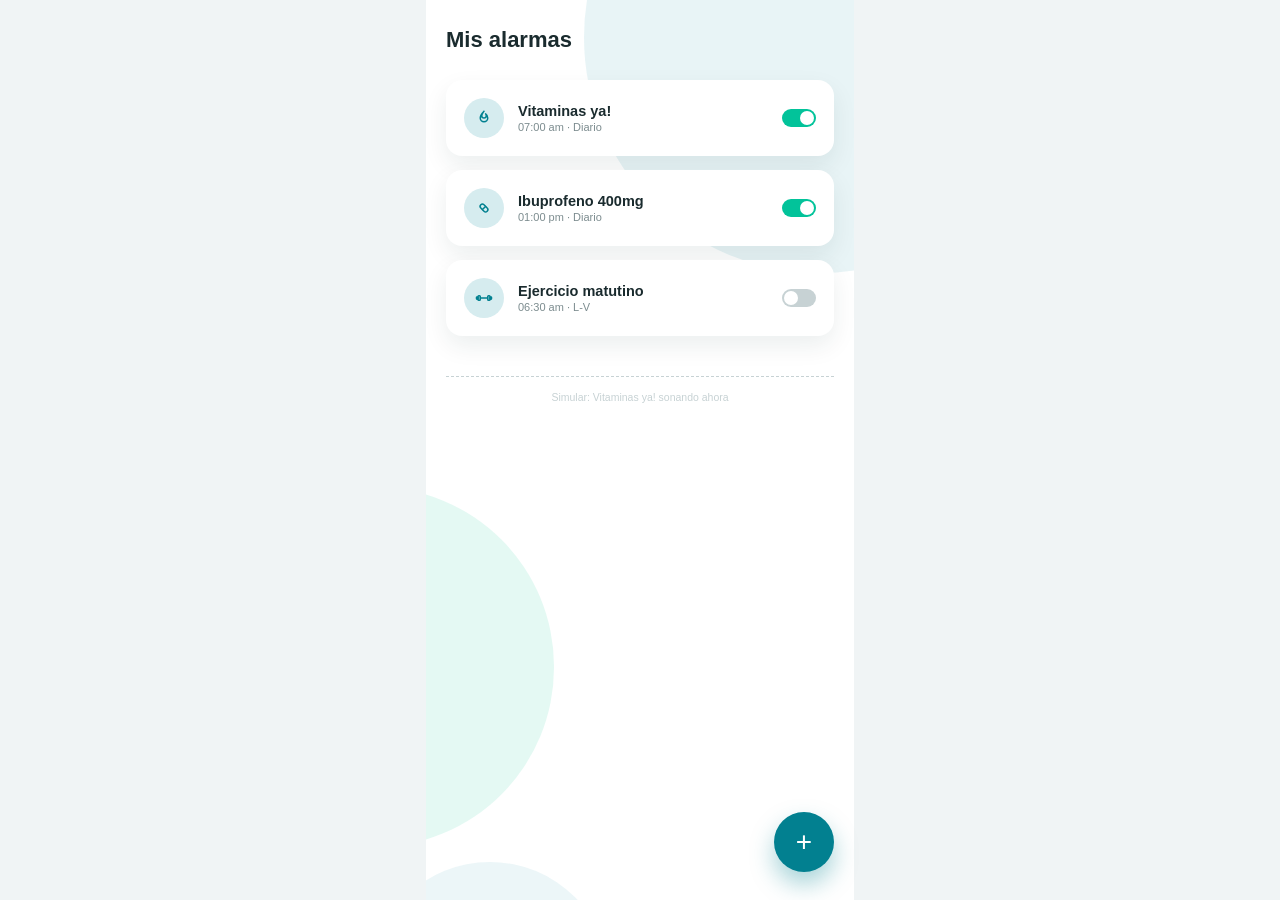
<file: Mobile/index.html>
<!DOCTYPE html>
<html lang="es">
<head>
<meta charset="UTF-8">
<meta name="viewport" content="width=device-width, initial-scale=1">
<title>Mis alarmas</title>
<link rel="stylesheet" href="mobile.css">
</head>
<body>
<div class="phone">
  <div class="bg-layer">
    <div class="blob blob-1"></div>
    <div class="blob blob-2"></div>
    <div class="blob blob-3"></div>
  </div>
  <div class="screen">
    <div class="header">
      <h1>Mis alarmas</h1>
    </div>

    <a class="card alarm-card" href="detalle.html" style="display:flex">
      <span class="alarm-icon">
        <svg class="icon" viewBox="0 0 24 24"><path d="M12 3c-1.5 2-3 3.5-3 6a3 3 0 0 0 6 0c0-1-.3-1.8-.8-2.6.6.4 2.8 2.3 2.8 5.6a5 5 0 0 1-10 0c0-4.3 3.4-7.3 5-9z"/></svg>
      </span>
      <span class="alarm-info">
        <h3>Vitaminas ya!</h3>
        <p>07:00 am &middot; Diario</p>
      </span>
      <span class="switch on"></span>
    </a>

    <a class="card alarm-card" href="detalle.html" style="display:flex">
      <span class="alarm-icon">
        <svg class="icon" viewBox="0 0 24 24"><g transform="rotate(45 12 12)"><rect x="6" y="9" width="12" height="6" rx="3"/><line x1="12" y1="9" x2="12" y2="15"/></g></svg>
      </span>
      <span class="alarm-info">
        <h3>Ibuprofeno 400mg</h3>
        <p>01:00 pm &middot; Diario</p>
      </span>
      <span class="switch on"></span>
    </a>

    <a class="card alarm-card" href="detalle.html" style="display:flex">
      <span class="alarm-icon">
        <svg class="icon" viewBox="0 0 24 24"><line x1="7" y1="12" x2="17" y2="12"/><rect x="4" y="9" width="3" height="6" rx="1"/><rect x="17" y="9" width="3" height="6" rx="1"/><rect x="2" y="10.5" width="2" height="3" rx="0.5"/><rect x="20" y="10.5" width="2" height="3" rx="0.5"/></svg>
      </span>
      <span class="alarm-info">
        <h3>Ejercicio matutino</h3>
        <p>06:30 am &middot; L-V</p>
      </span>
      <span class="switch"></span>
    </a>

    <a class="demo-link" href="sonando.html">Simular: Vitaminas ya! sonando ahora</a>
  </div>
  <a class="fab" href="nueva-plantilla.html">+</a>
</div>
</body>
</html>
</file>
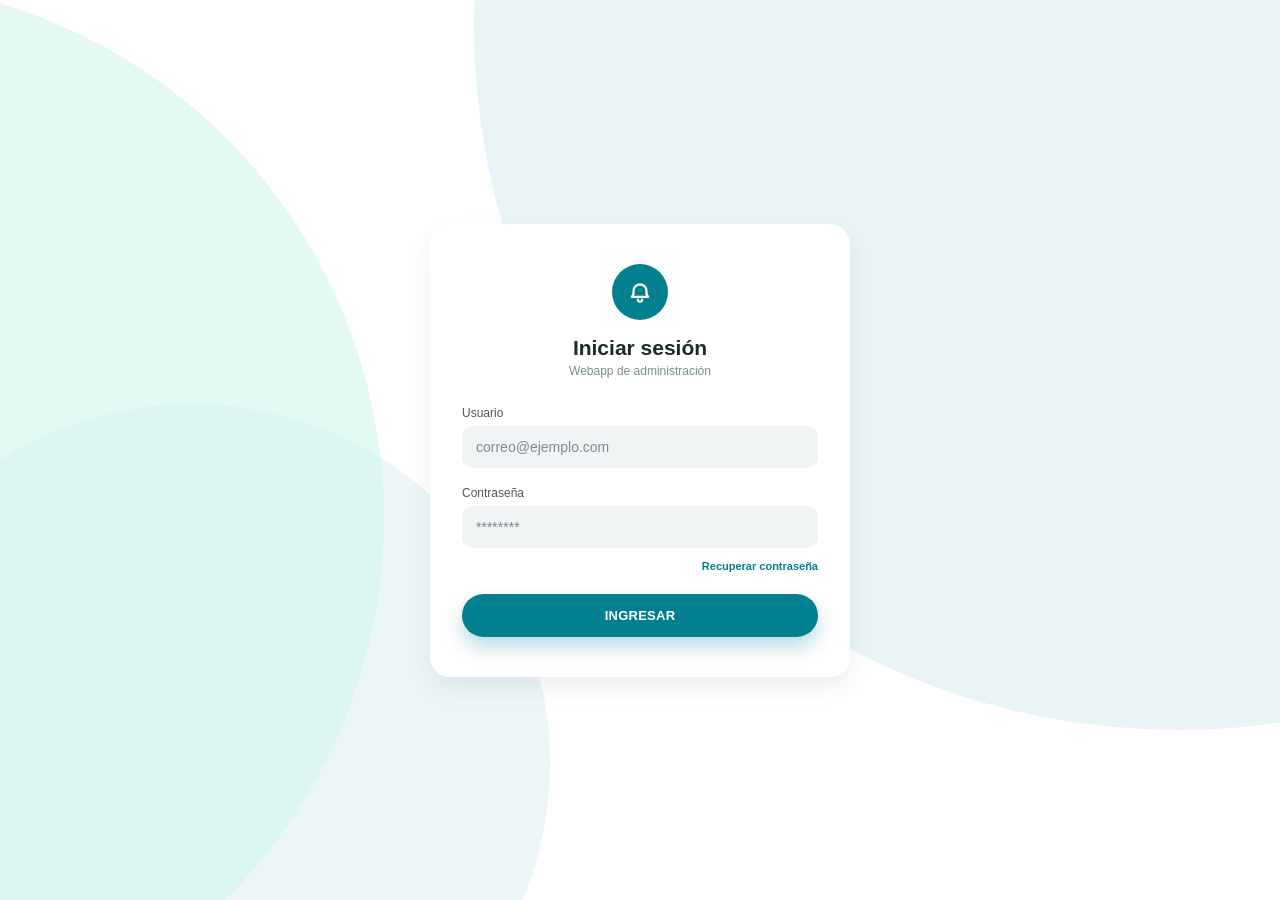
<file: Web/index.html>
<!DOCTYPE html>
<html lang="es">
<head>
  <meta charset="UTF-8">
  <meta name="viewport" content="width=device-width, initial-scale=1">
  <title>Iniciar sesión - Alarmas de salud</title>
  <link rel="stylesheet" href="style.css">
</head>
<body>
  <div class="blob-3" aria-hidden="true"></div>
  <div class="login-wrap">
    <div class="login-card">
      <div class="login-mark">
        <svg class="icon" viewBox="0 0 24 24" width="26" height="26">
          <path d="M6 11c0-3.3 2.7-6 6-6s6 2.7 6 6v3l1.5 2.5h-15L6 14z"/>
          <path d="M10 19a2 2 0 0 0 4 0"/>
        </svg>
      </div>
      <h1>Iniciar sesión</h1>
      <p class="login-sub">Webapp de administración</p>

      <div class="field">
        <label for="usuario">Usuario</label>
        <input id="usuario" type="text" placeholder="correo@ejemplo.com">
      </div>
      <div class="field">
        <label for="clave">Contraseña</label>
        <input id="clave" type="password" placeholder="********">
      </div>
      <a class="forgot" href="#">Recuperar contraseña</a>
      <a class="btn btn-primary" href="dashboard.html">Ingresar</a>
    </div>
  </div>
</body>
</html>
</file>
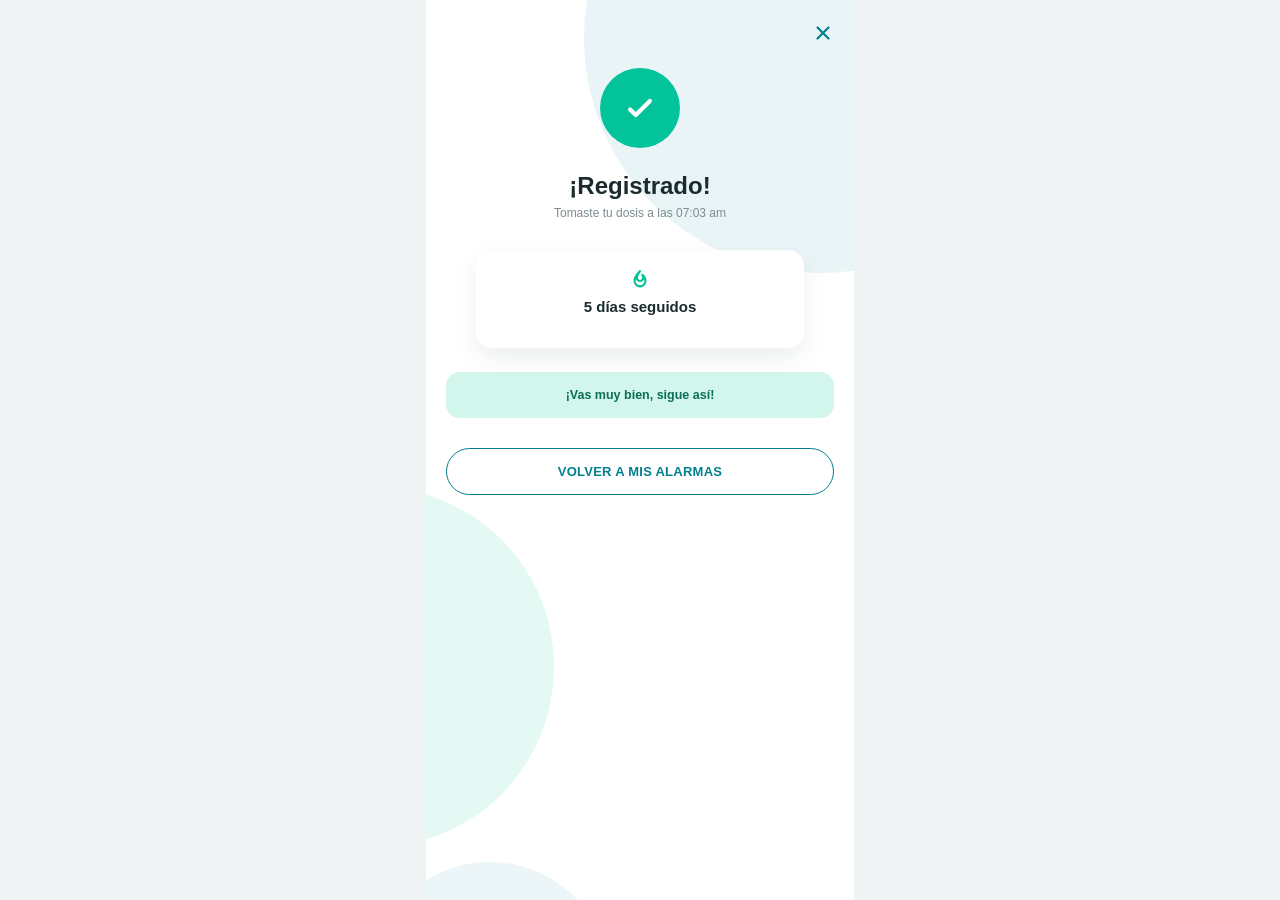
<file: Mobile/confirmacion.html>
<!DOCTYPE html>
<html lang="es">
<head>
<meta charset="UTF-8">
<meta name="viewport" content="width=device-width, initial-scale=1">
<title>Registrado</title>
<link rel="stylesheet" href="mobile.css">
</head>
<body>
<div class="phone">
  <div class="bg-layer">
    <div class="blob blob-1"></div>
    <div class="blob blob-2"></div>
    <div class="blob blob-3"></div>
  </div>
  <a class="close-x" href="index.html" aria-label="Cerrar">
    <svg class="icon" viewBox="0 0 24 24"><path d="M6 6l12 12M18 6L6 18"/></svg>
  </a>
  <div class="screen" style="padding-top:60px">
    <div class="check-circle">
      <svg class="icon" viewBox="0 0 24 24" width="30" height="30" style="stroke-width:3"><path d="M5 13l4 4L19 7"/></svg>
    </div>
    <div class="center-title">
      <h1>&iexcl;Registrado!</h1>
      <p>Tomaste tu dosis a las 07:03 am</p>
    </div>

    <div class="card streak-card">
      <svg class="icon" viewBox="0 0 24 24"><path d="M12 3c-1.5 2-3 3.5-3 6a3 3 0 0 0 6 0c0-1-.3-1.8-.8-2.6.6.4 2.8 2.3 2.8 5.6a5 5 0 0 1-10 0c0-4.3 3.4-7.3 5-9z"/></svg>
      <p class="num">5 d&iacute;as seguidos</p>
    </div>

    <div class="motiv-banner">&iexcl;Vas muy bien, sigue as&iacute;!</div>

    <a class="btn btn-secondary" href="index.html">Volver a mis alarmas</a>
  </div>
</div>
</body>
</html>
</file>
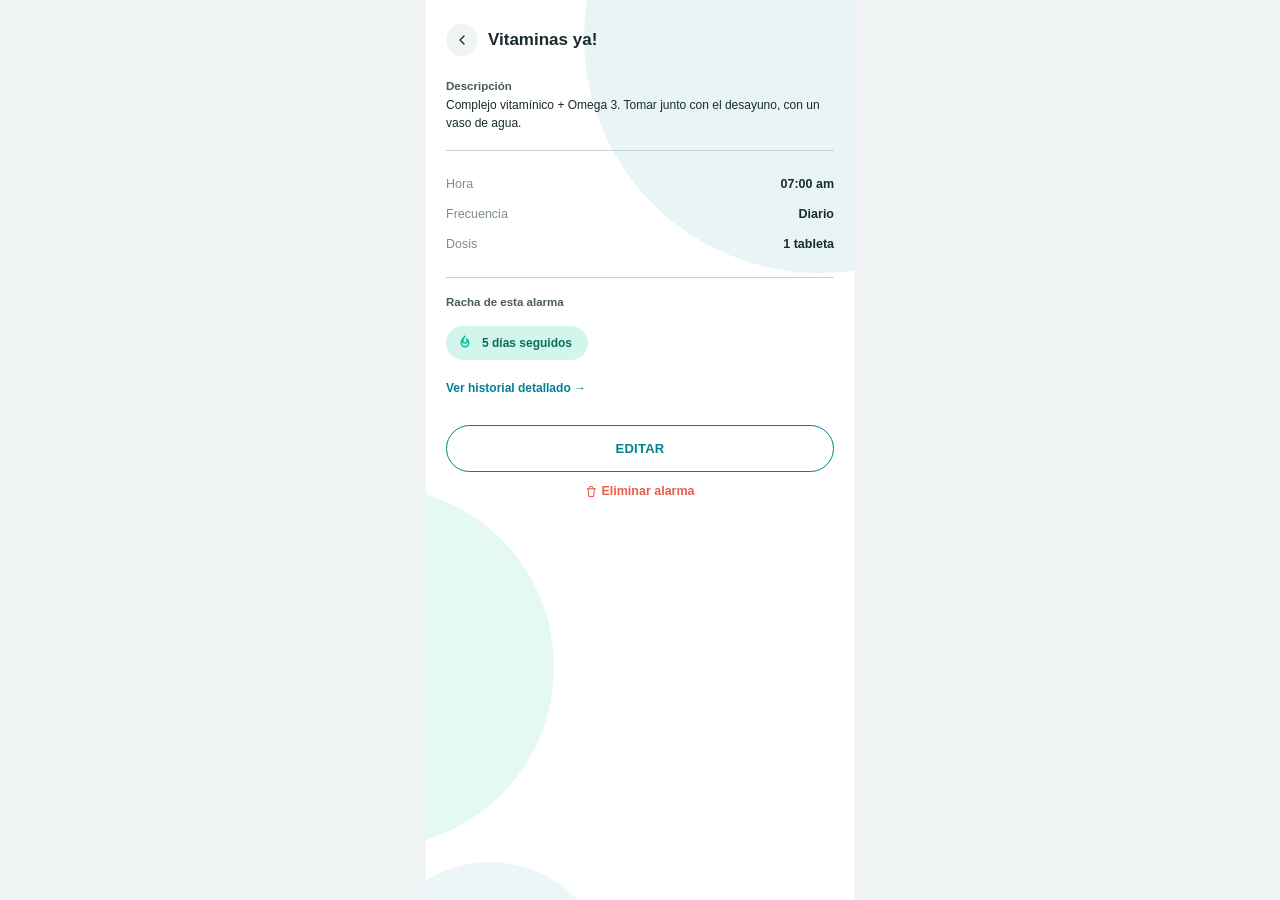
<file: Mobile/detalle.html>
<!DOCTYPE html>
<html lang="es">
<head>
<meta charset="UTF-8">
<meta name="viewport" content="width=device-width, initial-scale=1">
<title>Vitaminas ya!</title>
<link rel="stylesheet" href="mobile.css">
</head>
<body>
<div class="phone">
  <div class="bg-layer">
    <div class="blob blob-1"></div>
    <div class="blob blob-2"></div>
    <div class="blob blob-3"></div>
  </div>
  <div class="screen">
    <div class="header with-back">
      <a class="back-btn" href="index.html">
        <svg class="icon" viewBox="0 0 24 24" width="14" height="14"><path d="M15 6l-6 6 6 6"/></svg>
      </a>
      <h1>Vitaminas ya!</h1>
    </div>

    <p class="detail-desc-label">Descripci&oacute;n</p>
    <p class="detail-desc">Complejo vitam&iacute;nico + Omega 3. Tomar junto con el desayuno, con un vaso de agua.</p>

    <hr class="divider">

    <div class="detail-row"><span>Hora</span><span>07:00 am</span></div>
    <div class="detail-row"><span>Frecuencia</span><span>Diario</span></div>
    <div class="detail-row"><span>Dosis</span><span>1 tableta</span></div>

    <hr class="divider">

    <p class="detail-desc-label" style="margin-bottom:0">Racha de esta alarma</p>
    <div class="streak-pill">
      <svg class="icon" viewBox="0 0 24 24"><path d="M12 3c-1.5 2-3 3.5-3 6a3 3 0 0 0 6 0c0-1-.3-1.8-.8-2.6.6.4 2.8 2.3 2.8 5.6a5 5 0 0 1-10 0c0-4.3 3.4-7.3 5-9z"/></svg>
      5 d&iacute;as seguidos
    </div>
    <br>
    <a class="link-inline" href="historial.html">Ver historial detallado &rarr;</a>

    <a class="btn btn-secondary" href="nueva-configurar.html">Editar</a>
    <a class="btn-text coral" href="index.html">
      <svg class="icon" viewBox="0 0 24 24" width="13" height="13"><path d="M4 7h16"/><path d="M9 7V5a2 2 0 0 1 2-2h2a2 2 0 0 1 2 2v2"/><path d="M6 7l1 13a2 2 0 0 0 2 2h6a2 2 0 0 0 2-2l1-13"/></svg>
      Eliminar alarma
    </a>
  </div>
</div>
</body>
</html>
</file>
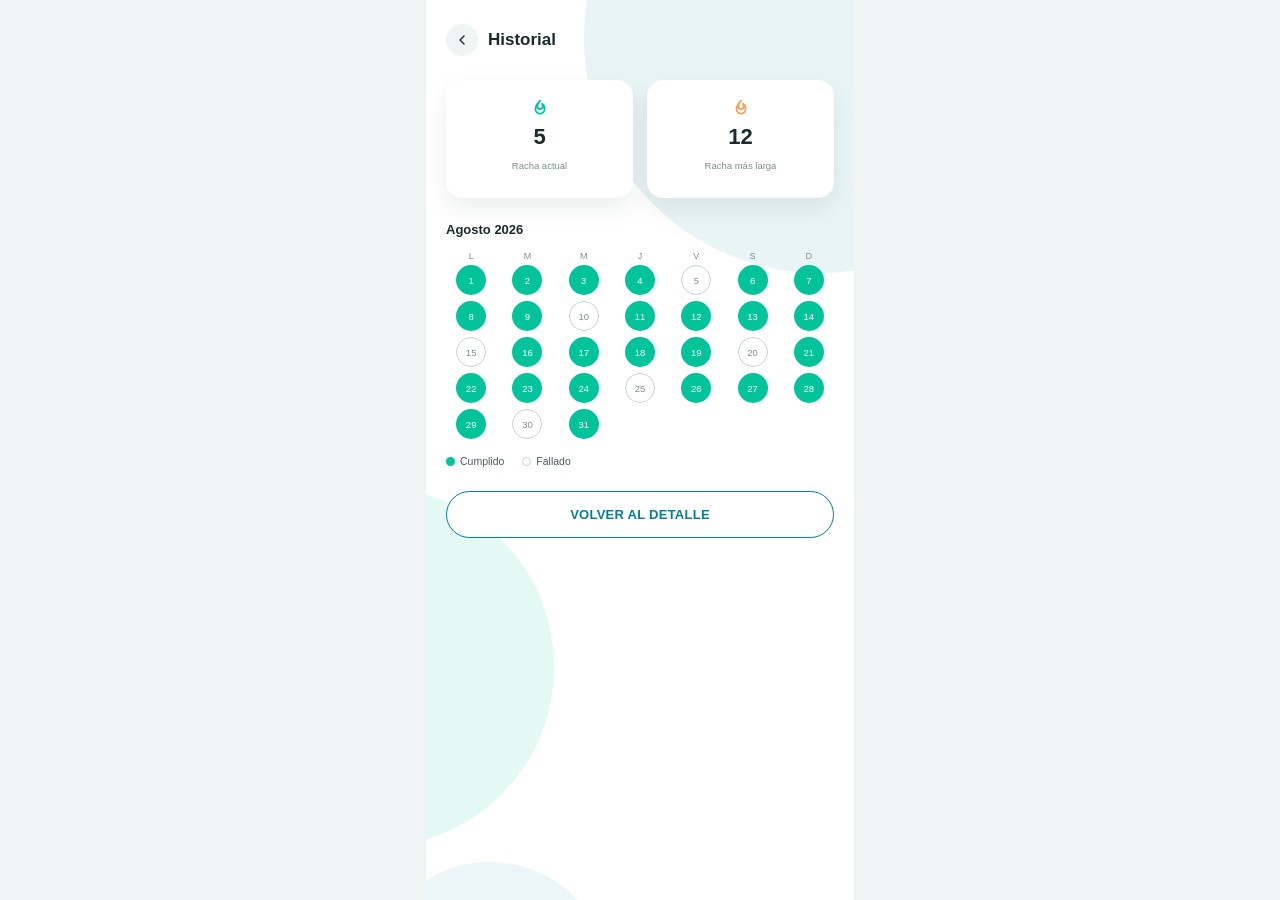
<file: Mobile/historial.html>
<!DOCTYPE html>
<html lang="es">
<head>
<meta charset="UTF-8">
<meta name="viewport" content="width=device-width, initial-scale=1">
<title>Historial</title>
<link rel="stylesheet" href="mobile.css">
</head>
<body>
<div class="phone">
  <div class="bg-layer">
    <div class="blob blob-1"></div>
    <div class="blob blob-2"></div>
    <div class="blob blob-3"></div>
  </div>
  <div class="screen">
    <div class="header with-back">
      <a class="back-btn" href="detalle.html">
        <svg class="icon" viewBox="0 0 24 24" width="14" height="14"><path d="M15 6l-6 6 6 6"/></svg>
      </a>
      <h1>Historial</h1>
    </div>

    <div class="hist-kpis">
      <div class="card hist-kpi">
        <svg class="icon" viewBox="0 0 24 24" style="color:var(--mint-300)"><path d="M12 3c-1.5 2-3 3.5-3 6a3 3 0 0 0 6 0c0-1-.3-1.8-.8-2.6.6.4 2.8 2.3 2.8 5.6a5 5 0 0 1-10 0c0-4.3 3.4-7.3 5-9z"/></svg>
        <p class="num">5</p>
        <p class="label">Racha actual</p>
      </div>
      <div class="card hist-kpi">
        <svg class="icon" viewBox="0 0 24 24" style="color:var(--amber)"><path d="M12 3c-1.5 2-3 3.5-3 6a3 3 0 0 0 6 0c0-1-.3-1.8-.8-2.6.6.4 2.8 2.3 2.8 5.6a5 5 0 0 1-10 0c0-4.3 3.4-7.3 5-9z"/></svg>
        <p class="num">12</p>
        <p class="label">Racha m&aacute;s larga</p>
      </div>
    </div>

    <p class="cal-head">Agosto 2026</p>
    <div class="cal-grid">
      <div class="dow">L</div><div class="dow">M</div><div class="dow">M</div><div class="dow">J</div><div class="dow">V</div><div class="dow">S</div><div class="dow">D</div>
    </div>
    <div class="cal-grid">
      <div class="cal-day ok">1</div><div class="cal-day ok">2</div><div class="cal-day ok">3</div><div class="cal-day ok">4</div><div class="cal-day fail">5</div><div class="cal-day ok">6</div><div class="cal-day ok">7</div>
      <div class="cal-day ok">8</div><div class="cal-day ok">9</div><div class="cal-day fail">10</div><div class="cal-day ok">11</div><div class="cal-day ok">12</div><div class="cal-day ok">13</div><div class="cal-day ok">14</div>
      <div class="cal-day fail">15</div><div class="cal-day ok">16</div><div class="cal-day ok">17</div><div class="cal-day ok">18</div><div class="cal-day ok">19</div><div class="cal-day fail">20</div><div class="cal-day ok">21</div>
      <div class="cal-day ok">22</div><div class="cal-day ok">23</div><div class="cal-day ok">24</div><div class="cal-day fail">25</div><div class="cal-day ok">26</div><div class="cal-day ok">27</div><div class="cal-day ok">28</div>
      <div class="cal-day ok">29</div><div class="cal-day fail">30</div><div class="cal-day ok">31</div>
    </div>

    <div class="legend">
      <span><span class="dot ok"></span> Cumplido</span>
      <span><span class="dot fail"></span> Fallado</span>
    </div>

    <a class="btn btn-secondary" href="detalle.html">Volver al detalle</a>
  </div>
</div>
</body>
</html>
</file>
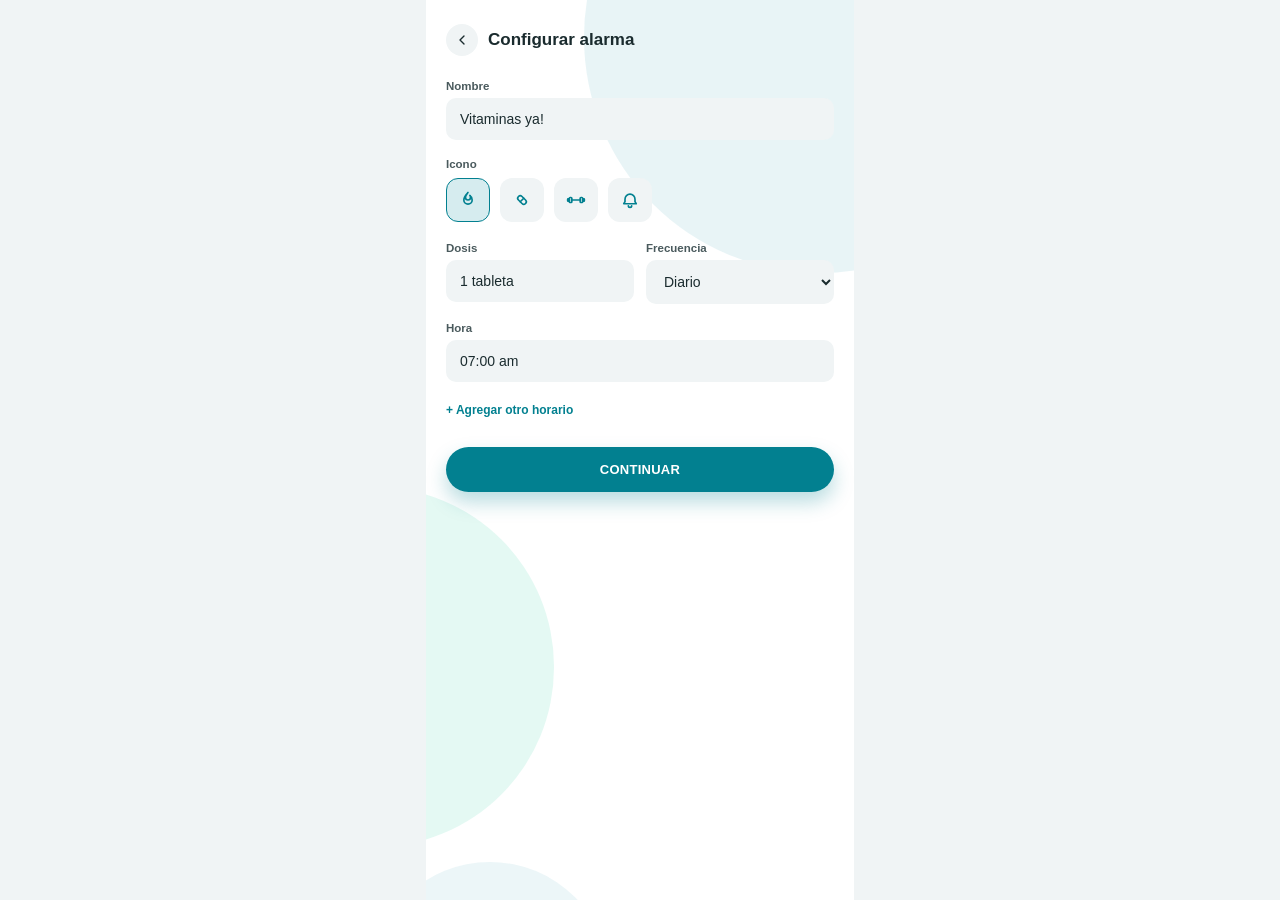
<file: Mobile/nueva-configurar.html>
<!DOCTYPE html>
<html lang="es">
<head>
<meta charset="UTF-8">
<meta name="viewport" content="width=device-width, initial-scale=1">
<title>Configurar alarma</title>
<link rel="stylesheet" href="mobile.css">
</head>
<body>
<div class="phone">
  <div class="bg-layer">
    <div class="blob blob-1"></div>
    <div class="blob blob-2"></div>
    <div class="blob blob-3"></div>
  </div>
  <div class="screen">
    <div class="header with-back">
      <a class="back-btn" href="nueva-plantilla.html">
        <svg class="icon" viewBox="0 0 24 24" width="14" height="14"><path d="M15 6l-6 6 6 6"/></svg>
      </a>
      <h1>Configurar alarma</h1>
    </div>

    <div class="field">
      <label for="nombre">Nombre</label>
      <input id="nombre" type="text" value="Vitaminas ya!">
    </div>

    <label style="display:block;font-size:11.5px;font-weight:700;color:var(--gray-700);margin-bottom:8px">Icono</label>
    <div class="icon-grid">
      <span class="icon-option selected">
        <svg class="icon" viewBox="0 0 24 24"><path d="M12 3c-1.5 2-3 3.5-3 6a3 3 0 0 0 6 0c0-1-.3-1.8-.8-2.6.6.4 2.8 2.3 2.8 5.6a5 5 0 0 1-10 0c0-4.3 3.4-7.3 5-9z"/></svg>
      </span>
      <span class="icon-option">
        <svg class="icon" viewBox="0 0 24 24"><g transform="rotate(45 12 12)"><rect x="6" y="9" width="12" height="6" rx="3"/><line x1="12" y1="9" x2="12" y2="15"/></g></svg>
      </span>
      <span class="icon-option">
        <svg class="icon" viewBox="0 0 24 24"><line x1="7" y1="12" x2="17" y2="12"/><rect x="4" y="9" width="3" height="6" rx="1"/><rect x="17" y="9" width="3" height="6" rx="1"/><rect x="2" y="10.5" width="2" height="3" rx="0.5"/><rect x="20" y="10.5" width="2" height="3" rx="0.5"/></svg>
      </span>
      <span class="icon-option">
        <svg class="icon" viewBox="0 0 24 24"><path d="M6 11c0-3.3 2.7-6 6-6s6 2.7 6 6v3l1.5 2.5h-15L6 14z"/><path d="M10 19a2 2 0 0 0 4 0"/></svg>
      </span>
    </div>

    <div class="field-row">
      <div class="field">
        <label for="dosis">Dosis</label>
        <input id="dosis" type="text" value="1 tableta">
      </div>
      <div class="field">
        <label for="frecuencia">Frecuencia</label>
        <select id="frecuencia">
          <option>Diario</option>
          <option>Entre semana</option>
          <option>Semanal</option>
        </select>
      </div>
    </div>

    <div class="field">
      <label for="hora">Hora</label>
      <input id="hora" type="text" value="07:00 am">
    </div>

    <a class="link-inline" href="#">+ Agregar otro horario</a>

    <a class="btn btn-primary" href="nueva-resumen.html">Continuar</a>
  </div>
</div>
</body>
</html>
</file>
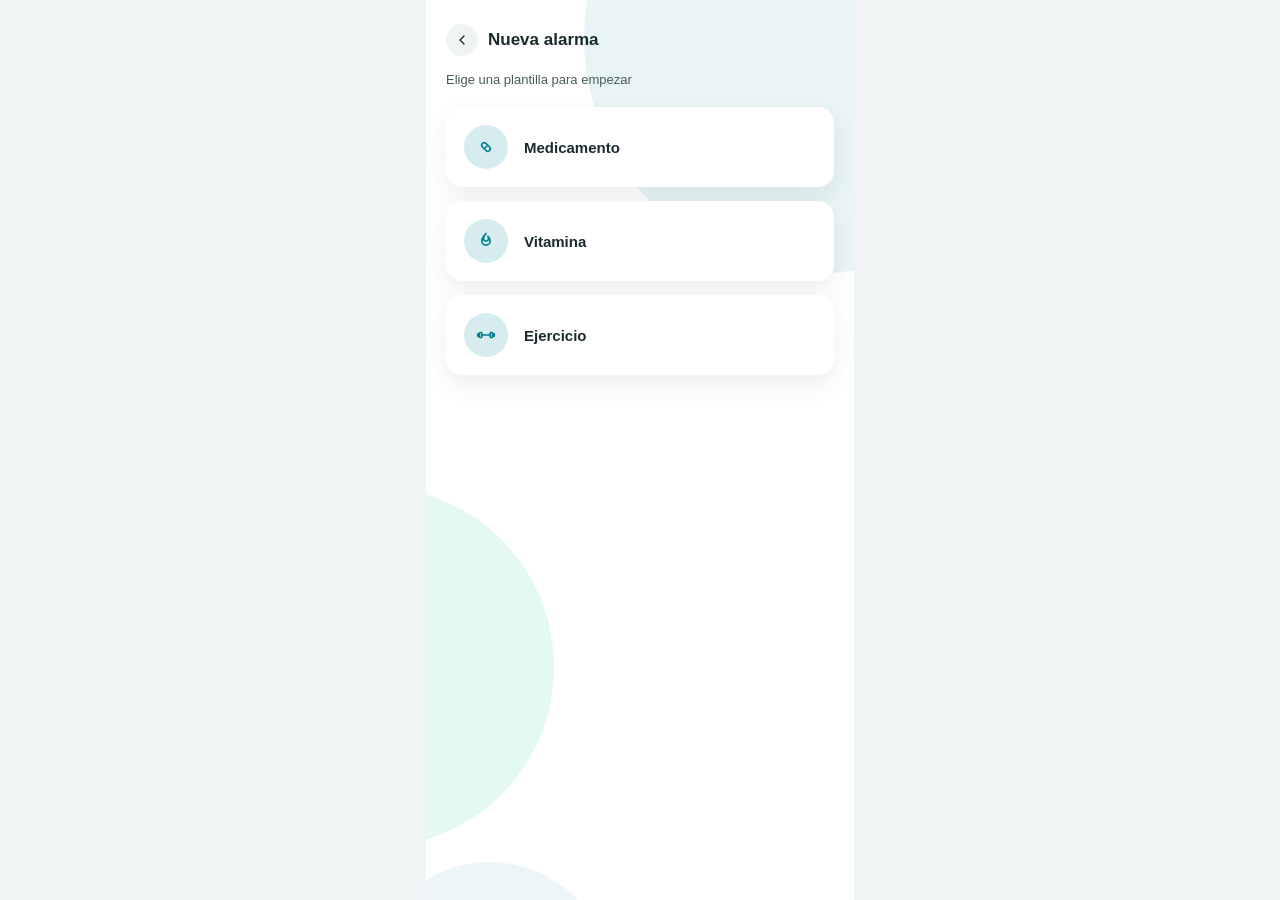
<file: Mobile/nueva-plantilla.html>
<!DOCTYPE html>
<html lang="es">
<head>
<meta charset="UTF-8">
<meta name="viewport" content="width=device-width, initial-scale=1">
<title>Nueva alarma</title>
<link rel="stylesheet" href="mobile.css">
</head>
<body>
<div class="phone">
  <div class="bg-layer">
    <div class="blob blob-1"></div>
    <div class="blob blob-2"></div>
    <div class="blob blob-3"></div>
  </div>
  <div class="screen">
    <div class="header with-back">
      <a class="back-btn" href="index.html">
        <svg class="icon" viewBox="0 0 24 24" width="14" height="14"><path d="M15 6l-6 6 6 6"/></svg>
      </a>
      <h1>Nueva alarma</h1>
    </div>
    <p class="page-sub">Elige una plantilla para empezar</p>

    <a class="card template-card" href="nueva-configurar.html" style="display:flex">
      <span class="alarm-icon">
        <svg class="icon" viewBox="0 0 24 24"><g transform="rotate(45 12 12)"><rect x="6" y="9" width="12" height="6" rx="3"/><line x1="12" y1="9" x2="12" y2="15"/></g></svg>
      </span>
      <h3>Medicamento</h3>
    </a>

    <a class="card template-card" href="nueva-configurar.html" style="display:flex">
      <span class="alarm-icon">
        <svg class="icon" viewBox="0 0 24 24"><path d="M12 3c-1.5 2-3 3.5-3 6a3 3 0 0 0 6 0c0-1-.3-1.8-.8-2.6.6.4 2.8 2.3 2.8 5.6a5 5 0 0 1-10 0c0-4.3 3.4-7.3 5-9z"/></svg>
      </span>
      <h3>Vitamina</h3>
    </a>

    <a class="card template-card" href="nueva-configurar.html" style="display:flex">
      <span class="alarm-icon">
        <svg class="icon" viewBox="0 0 24 24"><line x1="7" y1="12" x2="17" y2="12"/><rect x="4" y="9" width="3" height="6" rx="1"/><rect x="17" y="9" width="3" height="6" rx="1"/><rect x="2" y="10.5" width="2" height="3" rx="0.5"/><rect x="20" y="10.5" width="2" height="3" rx="0.5"/></svg>
      </span>
      <h3>Ejercicio</h3>
    </a>
  </div>
</div>
</body>
</html>
</file>
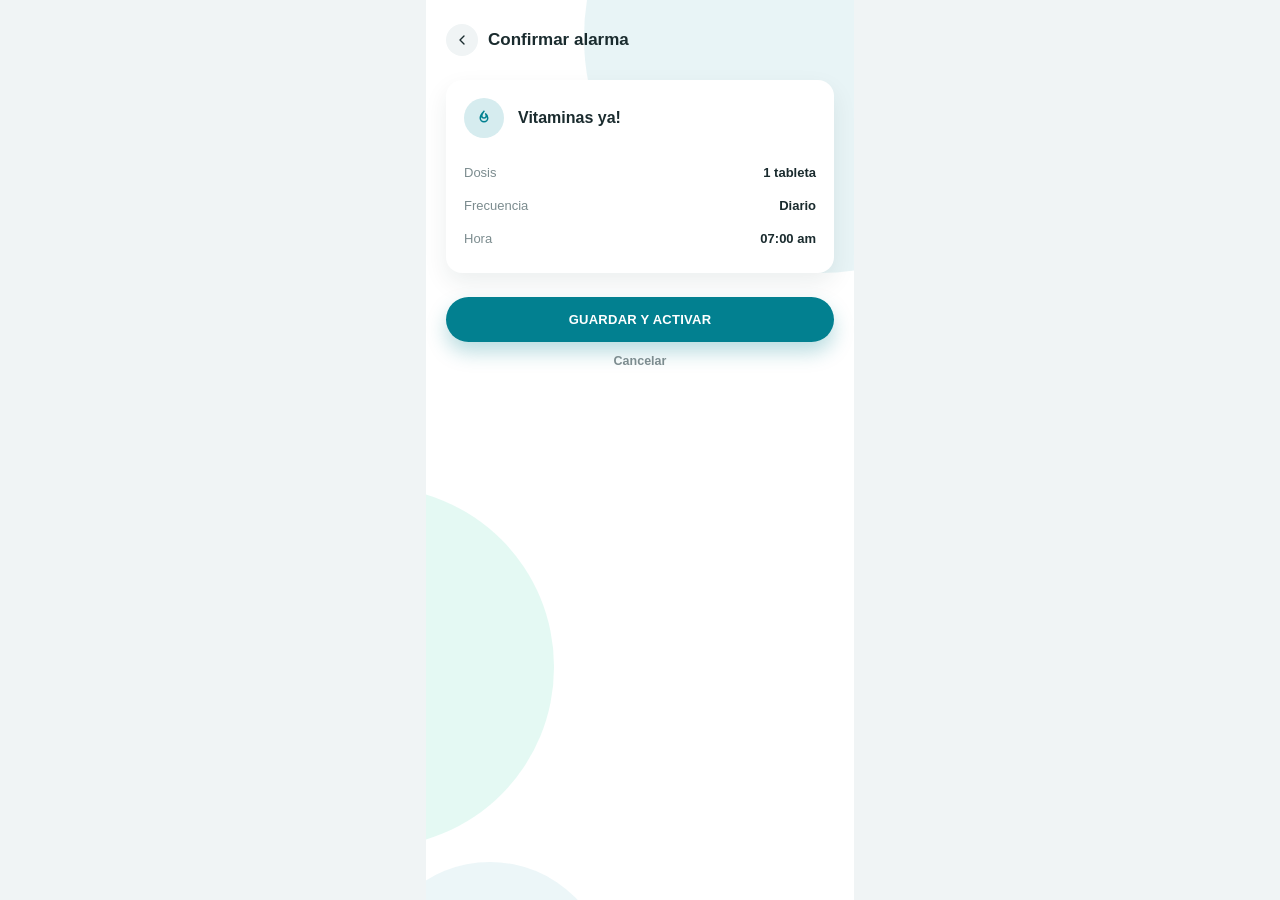
<file: Mobile/nueva-resumen.html>
<!DOCTYPE html>
<html lang="es">
<head>
<meta charset="UTF-8">
<meta name="viewport" content="width=device-width, initial-scale=1">
<title>Confirmar alarma</title>
<link rel="stylesheet" href="mobile.css">
</head>
<body>
<div class="phone">
  <div class="bg-layer">
    <div class="blob blob-1"></div>
    <div class="blob blob-2"></div>
    <div class="blob blob-3"></div>
  </div>
  <div class="screen">
    <div class="header with-back">
      <a class="back-btn" href="nueva-configurar.html">
        <svg class="icon" viewBox="0 0 24 24" width="14" height="14"><path d="M15 6l-6 6 6 6"/></svg>
      </a>
      <h1>Confirmar alarma</h1>
    </div>

    <div class="card summary-card">
      <div class="summary-head">
        <span class="alarm-icon">
          <svg class="icon" viewBox="0 0 24 24"><path d="M12 3c-1.5 2-3 3.5-3 6a3 3 0 0 0 6 0c0-1-.3-1.8-.8-2.6.6.4 2.8 2.3 2.8 5.6a5 5 0 0 1-10 0c0-4.3 3.4-7.3 5-9z"/></svg>
        </span>
        <h3>Vitaminas ya!</h3>
      </div>
      <div class="summary-row"><span>Dosis</span><span>1 tableta</span></div>
      <div class="summary-row"><span>Frecuencia</span><span>Diario</span></div>
      <div class="summary-row"><span>Hora</span><span>07:00 am</span></div>
    </div>

    <a class="btn btn-primary" href="index.html">Guardar y activar</a>
    <a class="btn-text" href="index.html">Cancelar</a>
  </div>
</div>
</body>
</html>
</file>
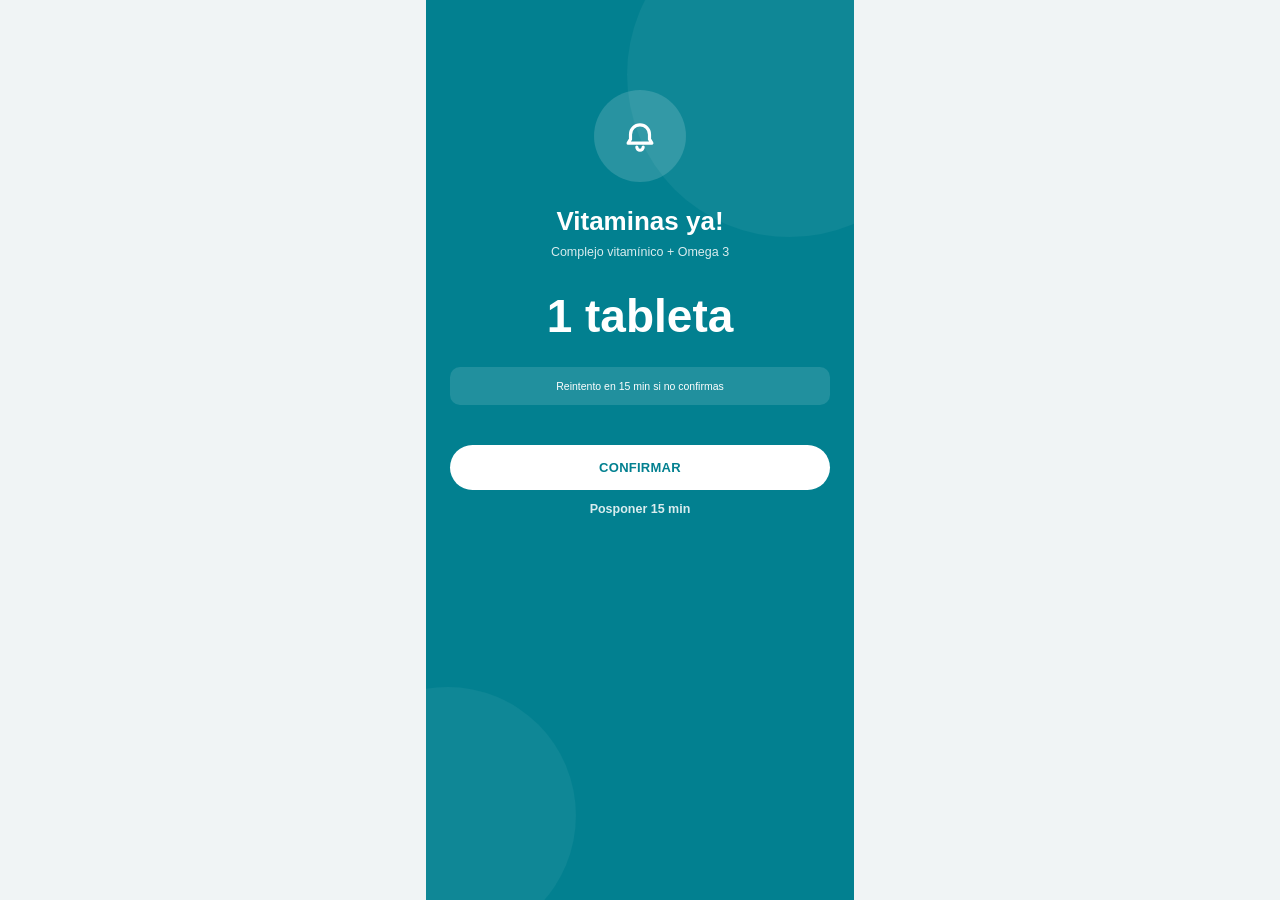
<file: Mobile/sonando.html>
<!DOCTYPE html>
<html lang="es">
<head>
<meta charset="UTF-8">
<meta name="viewport" content="width=device-width, initial-scale=1">
<title>Vitaminas ya!</title>
<link rel="stylesheet" href="mobile.css">
</head>
<body>
<div class="phone">
  <div class="screen-teal">
    <div class="bg-layer">
      <div class="blob" style="width:76cqw;height:76cqw;left:47cqw;top:-20.68cqw;background:rgba(255,255,255,.05)"></div>
      <div class="blob" style="width:60cqw;height:60cqw;left:-25cqw;top:160.5cqw;background:rgba(255,255,255,.05)"></div>
    </div>
    <div style="position:relative">
      <div class="ring-icon">
        <svg class="icon" viewBox="0 0 24 24" width="38" height="38"><path d="M6 11c0-3.3 2.7-6 6-6s6 2.7 6 6v3l1.5 2.5h-15L6 14z"/><path d="M10 19a2 2 0 0 0 4 0"/></svg>
      </div>
      <h1>Vitaminas ya!</h1>
      <p class="sub">Complejo vitam&iacute;nico + Omega 3</p>
      <p class="dose-big">1 tableta</p>
      <div class="retry-banner">Reintento en 15 min si no confirmas</div>
      <a class="btn btn-white" href="confirmacion.html">Confirmar</a>
      <a class="btn-text" style="color:rgba(255,255,255,.85)" href="index.html">Posponer 15 min</a>
    </div>
  </div>
</div>
</body>
</html>
</file>
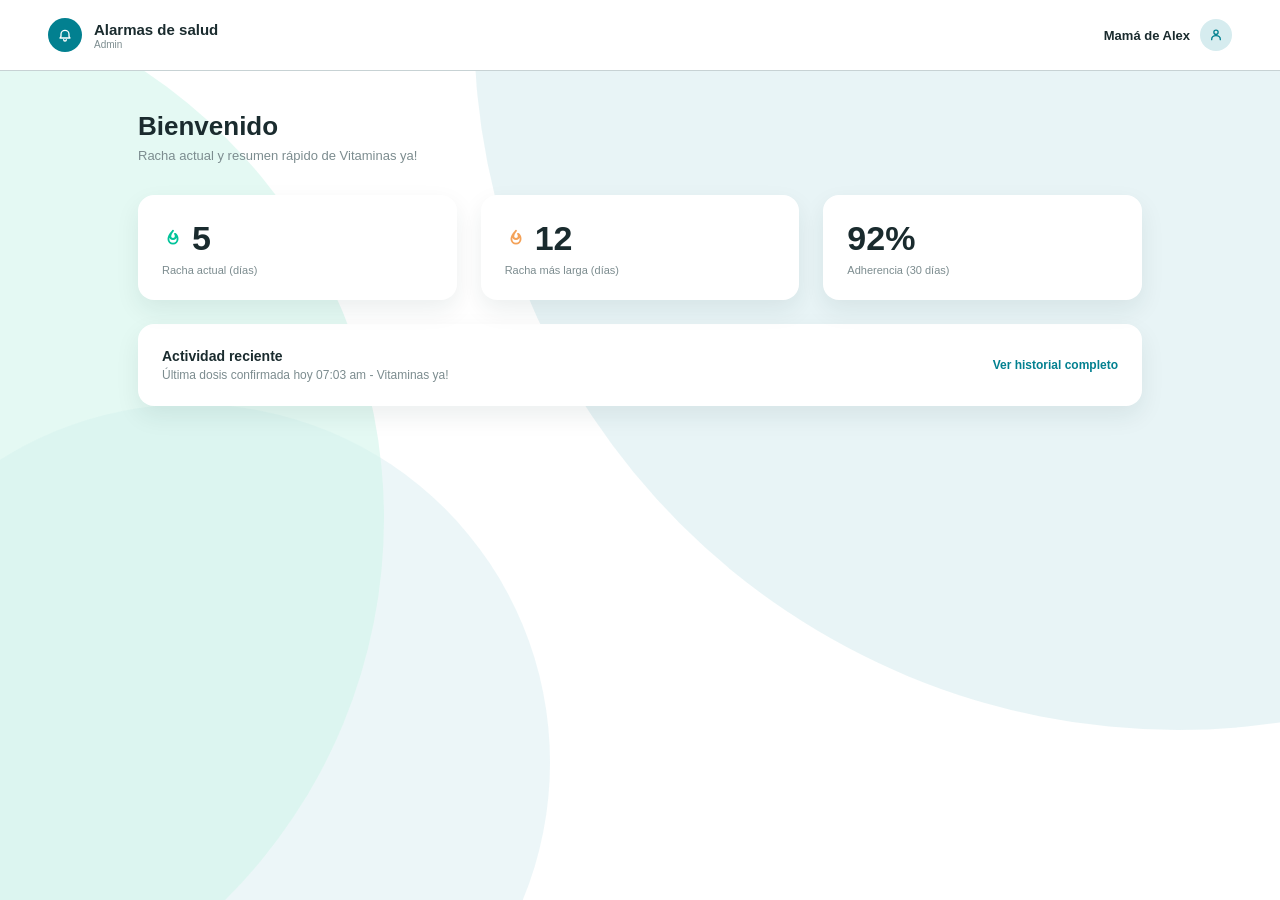
<file: Web/dashboard.html>
<!DOCTYPE html>
<html lang="es">
<head>
  <meta charset="UTF-8">
  <meta name="viewport" content="width=device-width, initial-scale=1">
  <title>Dashboard - Alarmas de salud</title>
  <link rel="stylesheet" href="style.css">
</head>
<body>
  <div class="blob-3" aria-hidden="true"></div>
  <nav class="navbar">
    <a class="navbar-brand" href="dashboard.html">
      <div class="login-mark">
        <svg class="icon" viewBox="0 0 24 24" width="18" height="18">
          <path d="M6 11c0-3.3 2.7-6 6-6s6 2.7 6 6v3l1.5 2.5h-15L6 14z"/>
          <path d="M10 19a2 2 0 0 0 4 0"/>
        </svg>
      </div>
      <div>
        <div class="name">Alarmas de salud</div>
        <div class="sub">Admin</div>
      </div>
    </a>
    <div class="navbar-user">
      Mamá de Alex
      <span class="avatar">
        <svg class="icon" viewBox="0 0 24 24" width="16" height="16">
          <circle cx="12" cy="8" r="3.2"/>
          <path d="M5.5 19c0-3.6 2.9-6 6.5-6s6.5 2.4 6.5 6"/>
        </svg>
      </span>
    </div>
  </nav>

  <main class="page">
    <h1>Bienvenido</h1>
    <p class="page-sub">Racha actual y resumen rápido de Vitaminas ya!</p>

    <div class="kpi-row">
      <div class="card kpi-card">
        <div class="num">
          <svg class="icon" viewBox="0 0 24 24" style="color:var(--mint-300)">
            <path d="M12 3c-1.5 2-3 3.5-3 6a3 3 0 0 0 6 0c0-1-.3-1.8-.8-2.6.6.4 2.8 2.3 2.8 5.6a5 5 0 0 1-10 0c0-4.3 3.4-7.3 5-9z"/>
          </svg>
          5
        </div>
        <div class="label">Racha actual (días)</div>
      </div>
      <div class="card kpi-card">
        <div class="num">
          <svg class="icon" viewBox="0 0 24 24" style="color:var(--amber)">
            <path d="M12 3c-1.5 2-3 3.5-3 6a3 3 0 0 0 6 0c0-1-.3-1.8-.8-2.6.6.4 2.8 2.3 2.8 5.6a5 5 0 0 1-10 0c0-4.3 3.4-7.3 5-9z"/>
          </svg>
          12
        </div>
        <div class="label">Racha más larga (días)</div>
      </div>
      <div class="card kpi-card">
        <div class="num">92%</div>
        <div class="label">Adherencia (30 días)</div>
      </div>
    </div>

    <div class="card activity-card">
      <div>
        <h3>Actividad reciente</h3>
        <p>Última dosis confirmada hoy 07:03 am - Vitaminas ya!</p>
      </div>
      <a href="historial.html">Ver historial completo</a>
    </div>
  </main>
</body>
</html>
</file>
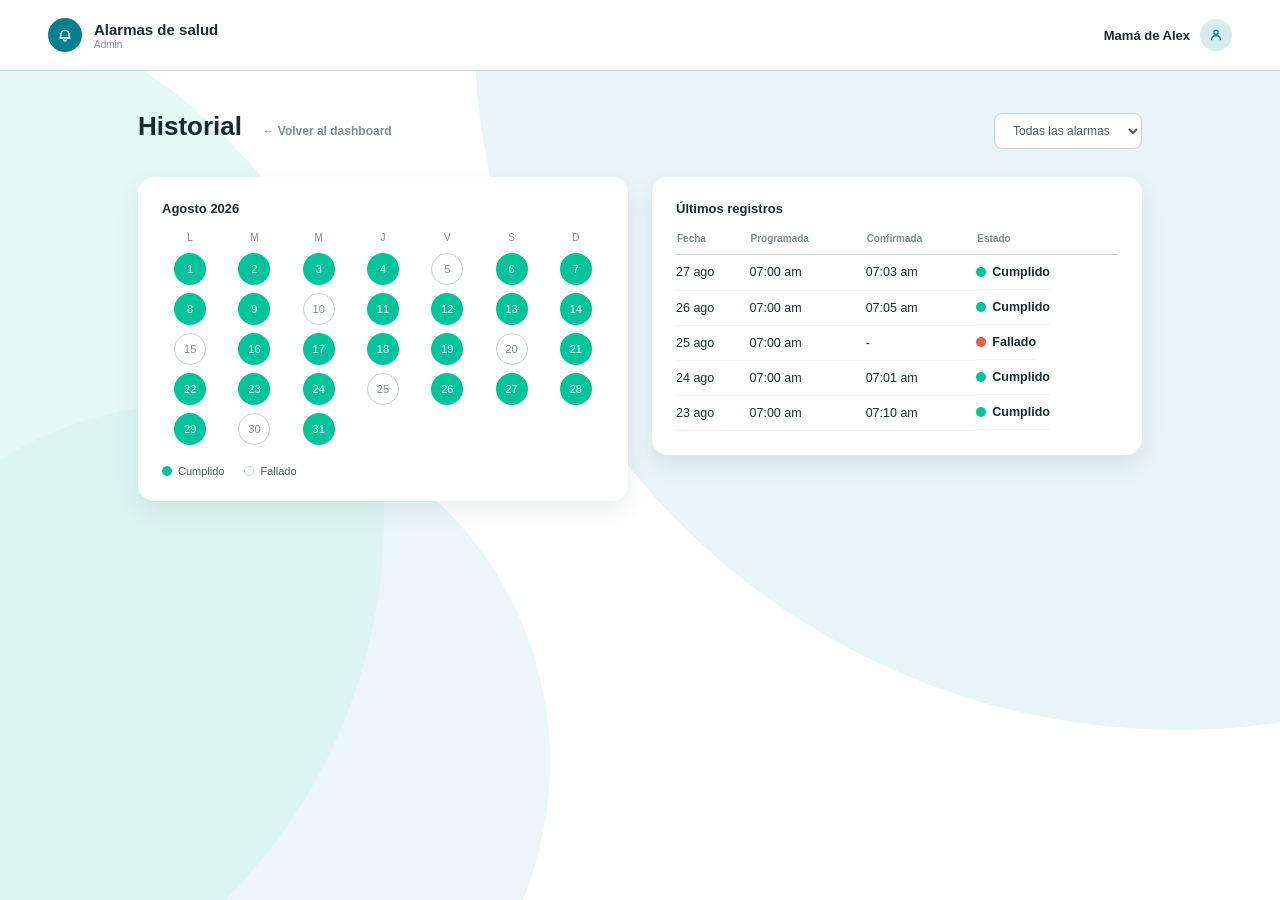
<file: Web/historial.html>
<!DOCTYPE html>
<html lang="es">
<head>
  <meta charset="UTF-8">
  <meta name="viewport" content="width=device-width, initial-scale=1">
  <title>Historial - Alarmas de salud</title>
  <link rel="stylesheet" href="style.css">
</head>
<body>
  <div class="blob-3" aria-hidden="true"></div>
  <nav class="navbar">
    <a class="navbar-brand" href="dashboard.html">
      <div class="login-mark">
        <svg class="icon" viewBox="0 0 24 24" width="18" height="18">
          <path d="M6 11c0-3.3 2.7-6 6-6s6 2.7 6 6v3l1.5 2.5h-15L6 14z"/>
          <path d="M10 19a2 2 0 0 0 4 0"/>
        </svg>
      </div>
      <div>
        <div class="name">Alarmas de salud</div>
        <div class="sub">Admin</div>
      </div>
    </a>
    <div class="navbar-user">
      Mamá de Alex
      <span class="avatar">
        <svg class="icon" viewBox="0 0 24 24" width="16" height="16">
          <circle cx="12" cy="8" r="3.2"/>
          <path d="M5.5 19c0-3.6 2.9-6 6.5-6s6.5 2.4 6.5 6"/>
        </svg>
      </span>
    </div>
  </nav>

  <main class="page">
    <div class="hist-header">
      <div>
        <h1 style="display:inline">Historial</h1>
        <a class="back-link" href="dashboard.html">&larr; Volver al dashboard</a>
      </div>
      <div class="hist-filter">
        <select>
          <option>Todas las alarmas</option>
          <option>Vitaminas ya!</option>
          <option>Ibuprofeno 400mg</option>
        </select>
      </div>
    </div>

    <div class="hist-grid">
      <div class="card">
        <p class="cal-head">Agosto 2026</p>
        <div class="cal-grid">
          <div class="dow">L</div><div class="dow">M</div><div class="dow">M</div><div class="dow">J</div><div class="dow">V</div><div class="dow">S</div><div class="dow">D</div>
        </div>
        <div class="cal-grid" style="margin-top:6px">
          <div class="cal-day ok">1</div><div class="cal-day ok">2</div><div class="cal-day ok">3</div><div class="cal-day ok">4</div><div class="cal-day fail">5</div><div class="cal-day ok">6</div><div class="cal-day ok">7</div>
          <div class="cal-day ok">8</div><div class="cal-day ok">9</div><div class="cal-day fail">10</div><div class="cal-day ok">11</div><div class="cal-day ok">12</div><div class="cal-day ok">13</div><div class="cal-day ok">14</div>
          <div class="cal-day fail">15</div><div class="cal-day ok">16</div><div class="cal-day ok">17</div><div class="cal-day ok">18</div><div class="cal-day ok">19</div><div class="cal-day fail">20</div><div class="cal-day ok">21</div>
          <div class="cal-day ok">22</div><div class="cal-day ok">23</div><div class="cal-day ok">24</div><div class="cal-day fail">25</div><div class="cal-day ok">26</div><div class="cal-day ok">27</div><div class="cal-day ok">28</div>
          <div class="cal-day ok">29</div><div class="cal-day fail">30</div><div class="cal-day ok">31</div>
        </div>
        <div class="legend">
          <span><span class="dot ok"></span> Cumplido</span>
          <span><span class="dot fail"></span> Fallado</span>
        </div>
      </div>

      <div class="card">
        <p class="cal-head">Últimos registros</p>
        <table>
          <thead>
            <tr><th>Fecha</th><th>Programada</th><th>Confirmada</th><th>Estado</th></tr>
          </thead>
          <tbody>
            <tr><td>27 ago</td><td>07:00 am</td><td>07:03 am</td><td class="status"><span class="dot ok"></span>Cumplido</td></tr>
            <tr><td>26 ago</td><td>07:00 am</td><td>07:05 am</td><td class="status"><span class="dot ok"></span>Cumplido</td></tr>
            <tr><td>25 ago</td><td>07:00 am</td><td>-</td><td class="status"><span class="dot fail"></span>Fallado</td></tr>
            <tr><td>24 ago</td><td>07:00 am</td><td>07:01 am</td><td class="status"><span class="dot ok"></span>Cumplido</td></tr>
            <tr><td>23 ago</td><td>07:00 am</td><td>07:10 am</td><td class="status"><span class="dot ok"></span>Cumplido</td></tr>
          </tbody>
        </table>
      </div>
    </div>
  </main>
</body>
</html>
</file>
<file: Mobile/mobile.css>
:root {
  --teal-900: #012E33;
  --teal-700: #01515A;
  --teal-500: #028090;
  --teal-400: #1C97A6;
  --teal-200: #9CD1D8;
  --teal-100: #D6ECEF;
  --mint-300: #02C39A;
  --mint-100: #D2F5EC;
  --coral: #E85D4C;
  --amber: #F4A259;
  --ink: #1A2B2E;
  --gray-700: #4A5A5D;
  --gray-500: #7C8C8F;
  --gray-300: #C7D2D4;
  --gray-100: #F0F4F5;
  --white: #FFFFFF;
  --shadow-card: 0 10px 25px rgba(1, 46, 51, 0.08);
}

* {
  box-sizing: border-box;
}

html, body {
  margin: 0;
  height: 100%;
}

body {
  font-family: "Helvetica Neue", Helvetica, Arial, sans-serif;
  color: var(--ink);
  background: var(--gray-100);
}

a {
  color: inherit;
  text-decoration: none;
}

.icon {
  width: 1em;
  height: 1em;
  stroke: currentColor;
  fill: none;
  stroke-width: 2;
  stroke-linecap: round;
  stroke-linejoin: round;
  vertical-align: middle;
}

/* marco de telefono, en desktop queda centrado y angosto, en un celular real ocupa toda la pantalla */

.phone {
  max-width: 428px;
  margin: 0 auto;
  min-height: 100dvh;
  position: relative;
  overflow: hidden;
  background: var(--white);
}

.bg-layer {
  position: absolute;
  top: 0;
  left: 0;
  width: 100%;
  aspect-ratio: 375 / 812;
  overflow: hidden;
  pointer-events: none;
  z-index: 0;
  container-type: inline-size;
}

.blob {
  position: absolute;
  border-radius: 50%;
  pointer-events: none;
}

.blob-1 {
  width: 110cqw;
  height: 110cqw;
  left: 37cqw;
  top: -46.3cqw;
  background: var(--teal-100);
  opacity: 0.55;
}

.blob-2 {
  width: 84cqw;
  height: 84cqw;
  left: -54cqw;
  top: 113.9cqw;
  background: var(--mint-100);
  opacity: 0.6;
}

.blob-3 {
  width: 56cqw;
  height: 56cqw;
  left: -13cqw;
  top: 201.5cqw;
  background: var(--teal-100);
  opacity: 0.45;
}

.screen {
  position: relative;
  padding: 24px 20px 100px;
}

/* header */

.header {
  display: flex;
  align-items: center;
  gap: 10px;
  margin-bottom: 24px;
  min-height: 32px;
}

.header h1 {
  font-size: 22px;
  margin: 0;
}

.header.with-back h1 {
  font-size: 17px;
}

.back-btn {
  width: 32px;
  height: 32px;
  border-radius: 50%;
  background: var(--gray-100);
  display: flex;
  align-items: center;
  justify-content: center;
  flex-shrink: 0;
}

/* botones */

.btn {
  display: block;
  border: none;
  border-radius: 999px;
  padding: 15px 20px;
  font-size: 13px;
  font-weight: 700;
  letter-spacing: 0.02em;
  text-transform: uppercase;
  text-align: center;
  width: 100%;
  font-family: inherit;
}

.btn-primary {
  background: var(--teal-500);
  color: var(--white);
  box-shadow: 0 10px 20px rgba(2, 128, 144, 0.28);
}

.btn-secondary {
  background: var(--white);
  color: var(--teal-500);
  border: 1.5px solid var(--teal-500);
}

.btn-white {
  background: var(--white);
  color: var(--teal-500);
}

.btn-text {
  display: block;
  text-align: center;
  font-size: 12.5px;
  font-weight: 700;
  color: var(--gray-500);
  padding: 12px;
}

.btn-text.coral {
  color: var(--coral);
}

/* tarjetas */

.card {
  background: var(--white);
  border-radius: 16px;
  box-shadow: var(--shadow-card);
  padding: 18px;
}

/* lista mis alarmas */

.alarm-card {
  display: flex;
  align-items: center;
  gap: 14px;
  margin-bottom: 14px;
}

.alarm-icon {
  width: 40px;
  height: 40px;
  border-radius: 50%;
  background: var(--teal-100);
  color: var(--teal-500);
  display: flex;
  align-items: center;
  justify-content: center;
  font-size: 18px;
  flex-shrink: 0;
}

.alarm-info {
  flex: 1;
}

.alarm-info h3 {
  margin: 0 0 2px;
  font-size: 14.5px;
}

.alarm-info p {
  margin: 0;
  font-size: 11px;
  color: var(--gray-500);
}

.switch {
  width: 34px;
  height: 18px;
  border-radius: 999px;
  background: var(--gray-300);
  position: relative;
  flex-shrink: 0;
}

.switch.on {
  background: var(--mint-300);
}

.switch::after {
  content: "";
  position: absolute;
  top: 2px;
  left: 2px;
  width: 14px;
  height: 14px;
  border-radius: 50%;
  background: var(--white);
}

.switch.on::after {
  left: 18px;
}

.fab {
  position: fixed;
  bottom: 28px;
  right: max(20px, calc((100vw - 428px) / 2 + 20px));
  width: 60px;
  height: 60px;
  border-radius: 50%;
  background: var(--teal-500);
  color: var(--white);
  display: flex;
  align-items: center;
  justify-content: center;
  font-size: 28px;
  box-shadow: 0 12px 24px rgba(2, 128, 144, 0.35);
}

.demo-link {
  display: block;
  text-align: center;
  font-size: 10.5px;
  color: var(--gray-300);
  margin-top: 40px;
  border-top: 1px dashed var(--gray-300);
  padding-top: 14px;
}

/* plantillas */

.template-card {
  display: flex;
  align-items: center;
  gap: 16px;
  margin-bottom: 14px;
}

.template-card .alarm-icon {
  width: 44px;
  height: 44px;
  font-size: 20px;
}

.template-card h3 {
  margin: 0;
  font-size: 15px;
}

.page-sub {
  color: var(--gray-700);
  font-size: 13px;
  margin: -8px 0 20px;
}

/* formulario */

.field {
  margin-bottom: 18px;
}

.field label {
  display: block;
  font-size: 11.5px;
  font-weight: 700;
  color: var(--gray-700);
  margin-bottom: 6px;
}

.field input,
.field select {
  width: 100%;
  border: none;
  background: var(--gray-100);
  border-radius: 10px;
  padding: 13px 14px;
  font-size: 14px;
  color: var(--ink);
  font-family: inherit;
}

.field-row {
  display: flex;
  gap: 12px;
}

.field-row .field {
  flex: 1;
}

.icon-grid {
  display: flex;
  gap: 10px;
  margin-bottom: 20px;
}

.icon-option {
  width: 44px;
  height: 44px;
  border-radius: 12px;
  background: var(--gray-100);
  display: flex;
  align-items: center;
  justify-content: center;
  color: var(--teal-500);
  font-size: 20px;
  border: 1.6px solid transparent;
}

.icon-option.selected {
  background: var(--teal-100);
  border-color: var(--teal-500);
}

.link-inline {
  display: inline-block;
  font-size: 12px;
  font-weight: 700;
  color: var(--teal-500);
  margin-bottom: 30px;
}

/* resumen */

.summary-card {
  margin-bottom: 24px;
}

.summary-head {
  display: flex;
  align-items: center;
  gap: 14px;
  margin-bottom: 18px;
}

.summary-head h3 {
  margin: 0;
  font-size: 16px;
}

.summary-row {
  display: flex;
  justify-content: space-between;
  padding: 9px 0;
  font-size: 13px;
}

.summary-row span:first-child {
  color: var(--gray-500);
}

.summary-row span:last-child {
  font-weight: 700;
}

/* alarma sonando, pantalla a color completo */

.screen-teal {
  background: var(--teal-500);
  color: var(--white);
  min-height: 100dvh;
  max-width: 428px;
  margin: 0 auto;
  overflow: hidden;
  padding: 90px 24px 40px;
  text-align: center;
  position: relative;
}

.ring-icon {
  width: 92px;
  height: 92px;
  border-radius: 50%;
  background: rgba(255, 255, 255, 0.15);
  display: flex;
  align-items: center;
  justify-content: center;
  font-size: 38px;
  margin: 0 auto 24px;
}

.screen-teal h1 {
  font-size: 26px;
  margin: 0 0 8px;
}

.screen-teal .sub {
  font-size: 12.5px;
  opacity: 0.85;
  margin: 0 0 30px;
}

.dose-big {
  font-size: 46px;
  font-weight: 700;
  margin: 0 0 24px;
}

.retry-banner {
  background: rgba(255, 255, 255, 0.12);
  border-radius: 10px;
  padding: 13px;
  font-size: 10.5px;
  margin-bottom: 40px;
}

/* confirmacion */

.check-circle {
  width: 80px;
  height: 80px;
  border-radius: 50%;
  background: var(--mint-300);
  color: var(--white);
  display: flex;
  align-items: center;
  justify-content: center;
  font-size: 34px;
  margin: 8px auto 24px;
}

.center-title {
  text-align: center;
}

.center-title h1 {
  font-size: 24px;
  margin: 0 0 6px;
}

.center-title p {
  font-size: 12px;
  color: var(--gray-500);
  margin: 0 0 30px;
}

.streak-card {
  text-align: center;
  margin: 0 30px 24px;
}

.streak-card .icon {
  color: var(--mint-300);
  font-size: 26px;
}

.streak-card .num {
  font-size: 15px;
  font-weight: 700;
  margin-top: 4px;
}

.motiv-banner {
  background: var(--mint-100);
  color: #0B6E57;
  border-radius: 14px;
  padding: 16px;
  text-align: center;
  font-size: 12.5px;
  font-weight: 700;
  margin-bottom: 30px;
}

/* detalle de alarma */

.detail-desc-label {
  font-size: 11.5px;
  font-weight: 700;
  color: var(--gray-700);
  margin-bottom: 4px;
}

.detail-desc {
  font-size: 12px;
  color: var(--ink);
  margin: 0 0 18px;
  line-height: 1.5;
}

hr.divider {
  border: none;
  border-top: 1px solid var(--gray-300);
  margin: 18px 0;
}

.detail-row {
  display: flex;
  justify-content: space-between;
  padding: 8px 0;
  font-size: 12.5px;
}

.detail-row span:first-child {
  color: var(--gray-500);
}

.detail-row span:last-child {
  font-weight: 700;
}

.streak-pill {
  display: inline-flex;
  align-items: center;
  gap: 8px;
  background: var(--mint-100);
  border-radius: 999px;
  padding: 8px 16px 8px 10px;
  font-size: 12px;
  font-weight: 700;
  color: #0B6E57;
  margin: 18px 0;
}

.streak-pill .icon {
  color: var(--mint-300);
  font-size: 18px;
}

/* historial */

.hist-kpis {
  display: flex;
  gap: 14px;
  margin-bottom: 24px;
}

.hist-kpi {
  flex: 1;
  text-align: center;
}

.hist-kpi .icon {
  font-size: 22px;
}

.hist-kpi .num {
  font-size: 22px;
  font-weight: 700;
  margin: 4px 0 2px;
}

.hist-kpi .label {
  font-size: 9.5px;
  color: var(--gray-500);
}

.cal-head {
  font-size: 13px;
  font-weight: 700;
  margin: 0 0 14px;
}

.cal-grid {
  display: grid;
  grid-template-columns: repeat(7, 1fr);
  gap: 6px;
  text-align: center;
  margin-bottom: 4px;
}

.cal-grid .dow {
  font-size: 9px;
  color: var(--gray-500);
}

.cal-day {
  aspect-ratio: 1;
  border-radius: 50%;
  display: flex;
  align-items: center;
  justify-content: center;
  font-size: 9.5px;
  margin: 0 auto;
  width: 100%;
  max-width: 30px;
}

.cal-day.ok {
  background: var(--mint-300);
  color: var(--white);
}

.cal-day.fail {
  border: 1.2px solid var(--gray-300);
  color: var(--gray-500);
}

.legend {
  display: flex;
  gap: 18px;
  margin: 16px 0 24px;
  font-size: 10.5px;
  color: var(--gray-700);
}

.legend span {
  display: inline-flex;
  align-items: center;
  gap: 5px;
}

.dot {
  width: 9px;
  height: 9px;
  border-radius: 50%;
  display: inline-block;
}

.dot.ok {
  background: var(--mint-300);
}

.dot.fail {
  border: 1.2px solid var(--gray-300);
}

/* boton cerrar (X) */

.close-x {
  position: absolute;
  top: 22px;
  right: 20px;
  color: var(--teal-500);
  z-index: 2;
}

.close-x .icon {
  width: 22px;
  height: 22px;
  stroke-width: 2.4;
}
</file>
<file: Web/style.css>
:root {
  --teal-900: #012E33;
  --teal-700: #01515A;
  --teal-500: #028090;
  --teal-400: #1C97A6;
  --teal-200: #9CD1D8;
  --teal-100: #D6ECEF;
  --mint-300: #02C39A;
  --mint-100: #D2F5EC;
  --coral: #E85D4C;
  --amber: #F4A259;
  --ink: #1A2B2E;
  --gray-700: #4A5A5D;
  --gray-500: #7C8C8F;
  --gray-300: #C7D2D4;
  --gray-100: #F0F4F5;
  --white: #FFFFFF;
  --radius-card: 16px;
  --shadow-card: 0 10px 25px rgba(1, 46, 51, 0.08);
}

* {
  box-sizing: border-box;
}

body {
  margin: 0;
  font-family: "Helvetica Neue", Helvetica, Arial, sans-serif;
  color: var(--ink);
  background: var(--white);
  min-height: 100vh;
  position: relative;
  overflow-x: hidden;
}

body::before,
body::after {
  content: "";
  position: fixed;
  border-radius: 50%;
  pointer-events: none;
  z-index: -1;
}

body::before {
  width: 110vw;
  height: 110vw;
  left: 37vw;
  top: -53vw;
  background: var(--teal-100);
  opacity: 0.55;
}

body::after {
  width: 84vw;
  height: 84vw;
  left: -54vw;
  top: -1.5vw;
  background: var(--mint-100);
  opacity: 0.6;
}

.blob-3 {
  position: fixed;
  border-radius: 50%;
  pointer-events: none;
  z-index: -1;
  width: 56vw;
  height: 56vw;
  left: -13vw;
  top: 31.6vw;
  background: var(--teal-100);
  opacity: 0.45;
}

a {
  color: inherit;
  text-decoration: none;
}

.icon {
  width: 1em;
  height: 1em;
  stroke: currentColor;
  fill: none;
  stroke-width: 2;
  stroke-linecap: round;
  stroke-linejoin: round;
  vertical-align: middle;
}

/* login */

.login-wrap {
  min-height: 100vh;
  display: flex;
  align-items: center;
  justify-content: center;
  padding: 24px;
}

.login-card {
  width: 100%;
  max-width: 420px;
  background: var(--white);
  border-radius: 20px;
  box-shadow: var(--shadow-card);
  padding: 40px 32px;
  text-align: center;
}

.login-mark {
  width: 56px;
  height: 56px;
  border-radius: 50%;
  background: var(--teal-500);
  color: var(--white);
  display: flex;
  align-items: center;
  justify-content: center;
  margin: 0 auto 16px;
  font-size: 26px;
}

.login-card h1 {
  font-size: 21px;
  margin: 0 0 4px;
}

.login-sub {
  color: var(--gray-500);
  font-size: 12px;
  margin: 0 0 28px;
}

.field {
  text-align: left;
  margin-bottom: 18px;
}

.field label {
  display: block;
  font-size: 12px;
  color: var(--gray-700);
  margin-bottom: 6px;
}

.field input,
.field select {
  width: 100%;
  border: none;
  background: var(--gray-100);
  border-radius: 10px;
  padding: 13px 14px;
  font-size: 14px;
  color: var(--ink);
  font-family: inherit;
}

.field input::placeholder {
  color: var(--gray-500);
}

.forgot {
  display: block;
  text-align: right;
  font-size: 11px;
  font-weight: 700;
  color: var(--teal-500);
  margin: -6px 0 22px;
}

.btn {
  display: inline-block;
  border: none;
  border-radius: 999px;
  padding: 14px 20px;
  font-size: 13px;
  font-weight: 700;
  letter-spacing: 0.02em;
  text-transform: uppercase;
  cursor: pointer;
  text-align: center;
  font-family: inherit;
}

.btn-primary {
  width: 100%;
  background: var(--teal-500);
  color: var(--white);
  box-shadow: 0 10px 20px rgba(2, 128, 144, 0.28);
}

.btn-primary:hover {
  background: var(--teal-700);
}

.btn-secondary {
  background: var(--white);
  color: var(--teal-500);
  border: 1.5px solid var(--teal-500);
}

/* navbar */

.navbar {
  display: flex;
  align-items: center;
  justify-content: space-between;
  padding: 18px 48px;
  background: var(--white);
  border-bottom: 1px solid var(--gray-300);
}

.navbar-brand {
  display: flex;
  align-items: center;
  gap: 12px;
}

.navbar-brand .login-mark {
  width: 34px;
  height: 34px;
  margin: 0;
  font-size: 16px;
}

.navbar-brand .name {
  font-weight: 700;
  font-size: 15px;
  line-height: 1.2;
}

.navbar-brand .sub {
  font-size: 10px;
  color: var(--gray-500);
}

.navbar-user {
  display: flex;
  align-items: center;
  gap: 10px;
  font-weight: 700;
  font-size: 13px;
}

.avatar {
  width: 32px;
  height: 32px;
  border-radius: 50%;
  background: var(--teal-100);
  color: var(--teal-500);
  display: flex;
  align-items: center;
  justify-content: center;
  font-size: 16px;
}

/* page content */

.page {
  max-width: 1100px;
  margin: 0 auto;
  padding: 40px 48px 80px;
}

.page h1 {
  font-size: 26px;
  margin: 0 0 6px;
}

.page-sub {
  color: var(--gray-500);
  font-size: 13px;
  margin: 0 0 32px;
}

.back-link {
  font-size: 12px;
  font-weight: 700;
  color: var(--gray-500);
  margin-left: 16px;
}

.kpi-row {
  display: grid;
  grid-template-columns: repeat(3, 1fr);
  gap: 24px;
  margin-bottom: 24px;
}

.card {
  background: var(--white);
  border-radius: var(--radius-card);
  box-shadow: var(--shadow-card);
  padding: 24px;
}

.kpi-card .num {
  font-size: 34px;
  font-weight: 700;
  display: flex;
  align-items: center;
  gap: 8px;
}

.kpi-card .icon {
  font-size: 22px;
}

.kpi-card .label {
  color: var(--gray-500);
  font-size: 11px;
  margin-top: 6px;
}

.activity-card {
  display: flex;
  align-items: center;
  justify-content: space-between;
  gap: 16px;
  flex-wrap: wrap;
}

.activity-card h3 {
  margin: 0 0 4px;
  font-size: 14px;
}

.activity-card p {
  margin: 0;
  color: var(--gray-500);
  font-size: 12px;
}

.activity-card a {
  color: var(--teal-500);
  font-weight: 700;
  font-size: 12px;
  white-space: nowrap;
}

/* historial */

.hist-header {
  display: flex;
  align-items: baseline;
  justify-content: space-between;
  flex-wrap: wrap;
  gap: 16px;
  margin-bottom: 28px;
}

.hist-filter select {
  border: 1px solid var(--gray-300);
  border-radius: 8px;
  padding: 9px 14px;
  font-size: 12px;
  color: var(--gray-700);
  background: var(--white);
  font-family: inherit;
}

.hist-grid {
  display: grid;
  grid-template-columns: 1fr 1fr;
  gap: 24px;
  align-items: start;
}

.cal-head {
  font-size: 13px;
  font-weight: 700;
  margin: 0 0 16px;
}

.cal-grid {
  display: grid;
  grid-template-columns: repeat(7, 1fr);
  gap: 8px;
  text-align: center;
}

.cal-grid .dow {
  font-size: 10px;
  color: var(--gray-500);
  padding-bottom: 4px;
}

.cal-day {
  width: 32px;
  height: 32px;
  border-radius: 50%;
  display: flex;
  align-items: center;
  justify-content: center;
  font-size: 11px;
  margin: 0 auto;
}

.cal-day.ok {
  background: var(--mint-300);
  color: var(--white);
}

.cal-day.fail {
  border: 1.2px solid var(--gray-300);
  color: var(--gray-500);
}

.cal-day.none {
  color: var(--gray-300);
}

.legend {
  display: flex;
  gap: 20px;
  margin-top: 20px;
  font-size: 11px;
  color: var(--gray-700);
}

.legend span {
  display: inline-flex;
  align-items: center;
  gap: 6px;
}

.dot {
  width: 10px;
  height: 10px;
  border-radius: 50%;
  display: inline-block;
}

.dot.ok {
  background: var(--mint-300);
}

.dot.fail {
  border: 1.2px solid var(--gray-300);
}

table {
  width: 100%;
  border-collapse: collapse;
  font-size: 12.5px;
}

th {
  text-align: left;
  font-size: 10px;
  color: var(--gray-500);
  padding-bottom: 10px;
  border-bottom: 1px solid var(--gray-300);
  font-weight: 700;
}

td {
  padding: 10px 0;
  border-bottom: 1px solid var(--gray-100);
}

.status {
  display: inline-flex;
  align-items: center;
  gap: 6px;
  font-weight: 700;
}

.status .dot.ok {
  background: var(--mint-300);
}

.status .dot.fail {
  background: var(--coral);
  border: none;
}

@media (max-width: 720px) {
  .navbar,
  .page {
    padding-left: 20px;
    padding-right: 20px;
  }
  .kpi-row {
    grid-template-columns: 1fr;
  }
  .hist-grid {
    grid-template-columns: 1fr;
  }
}
</file>
